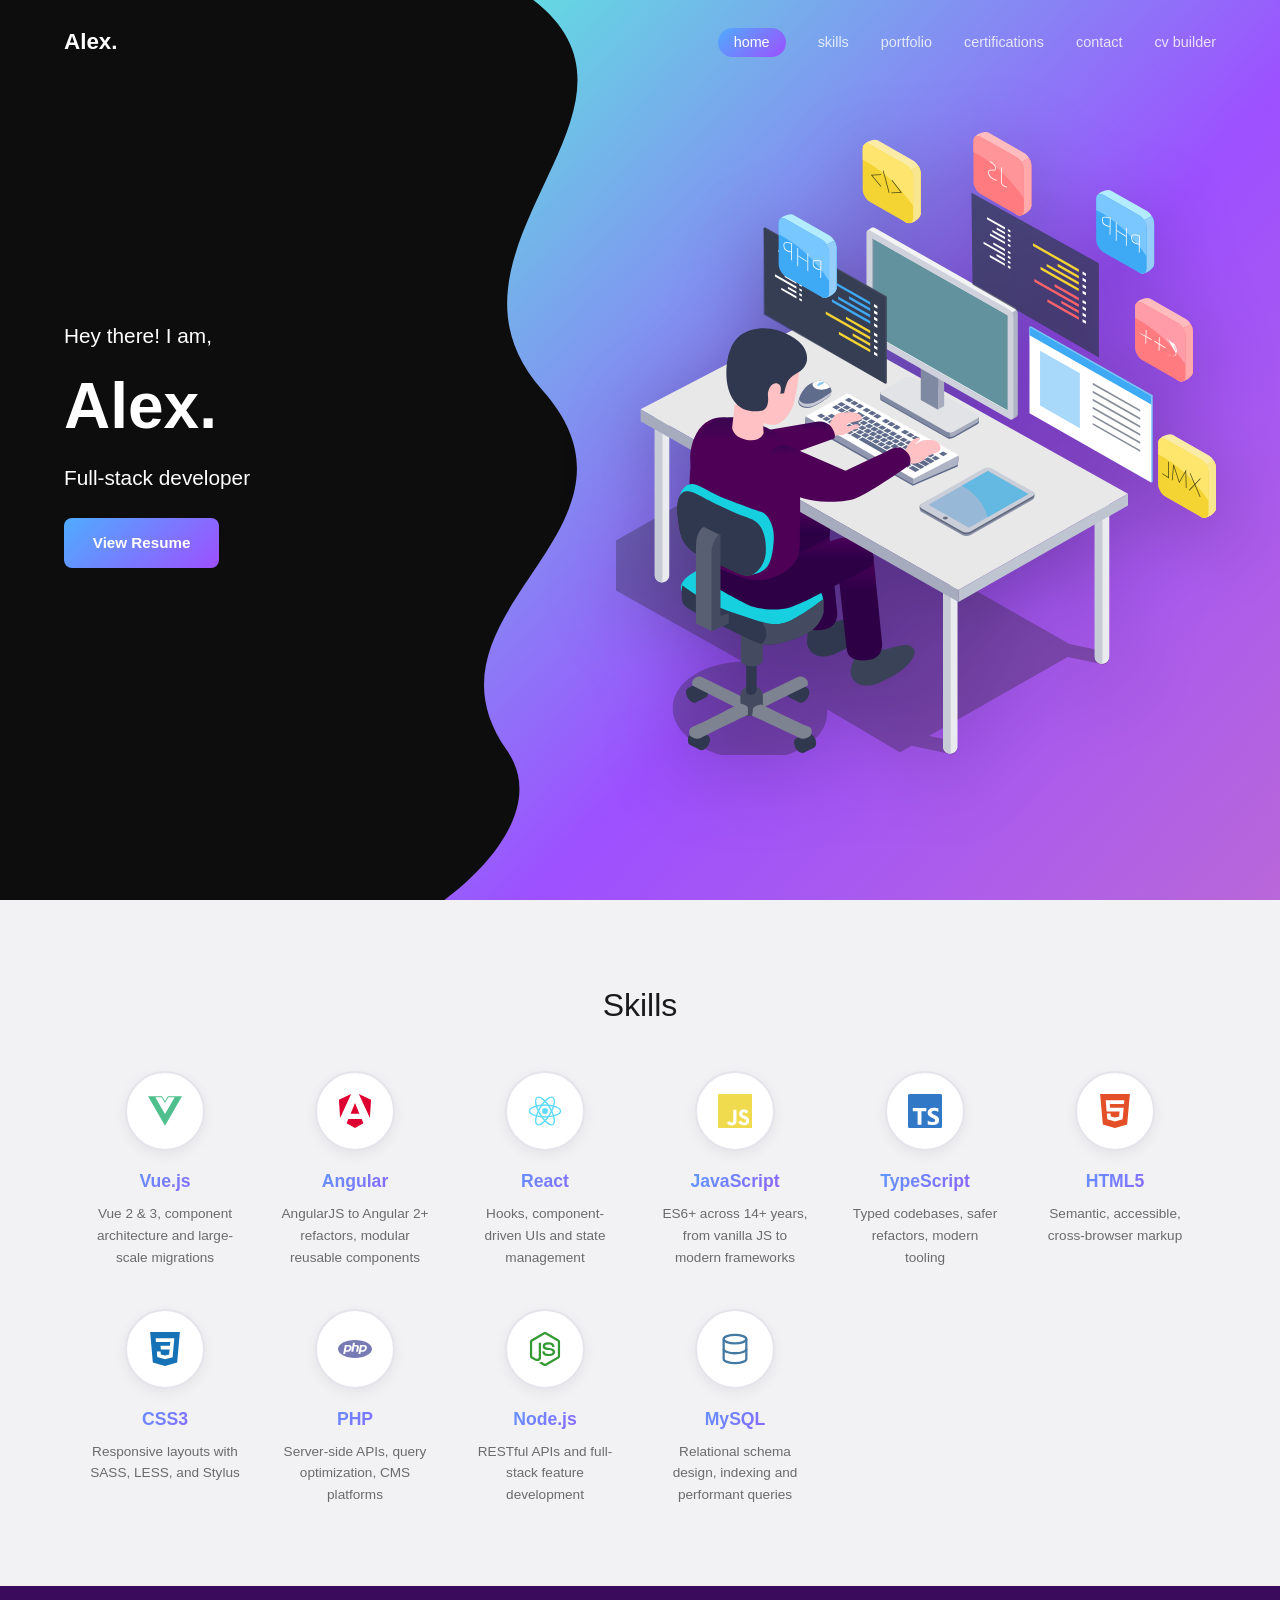
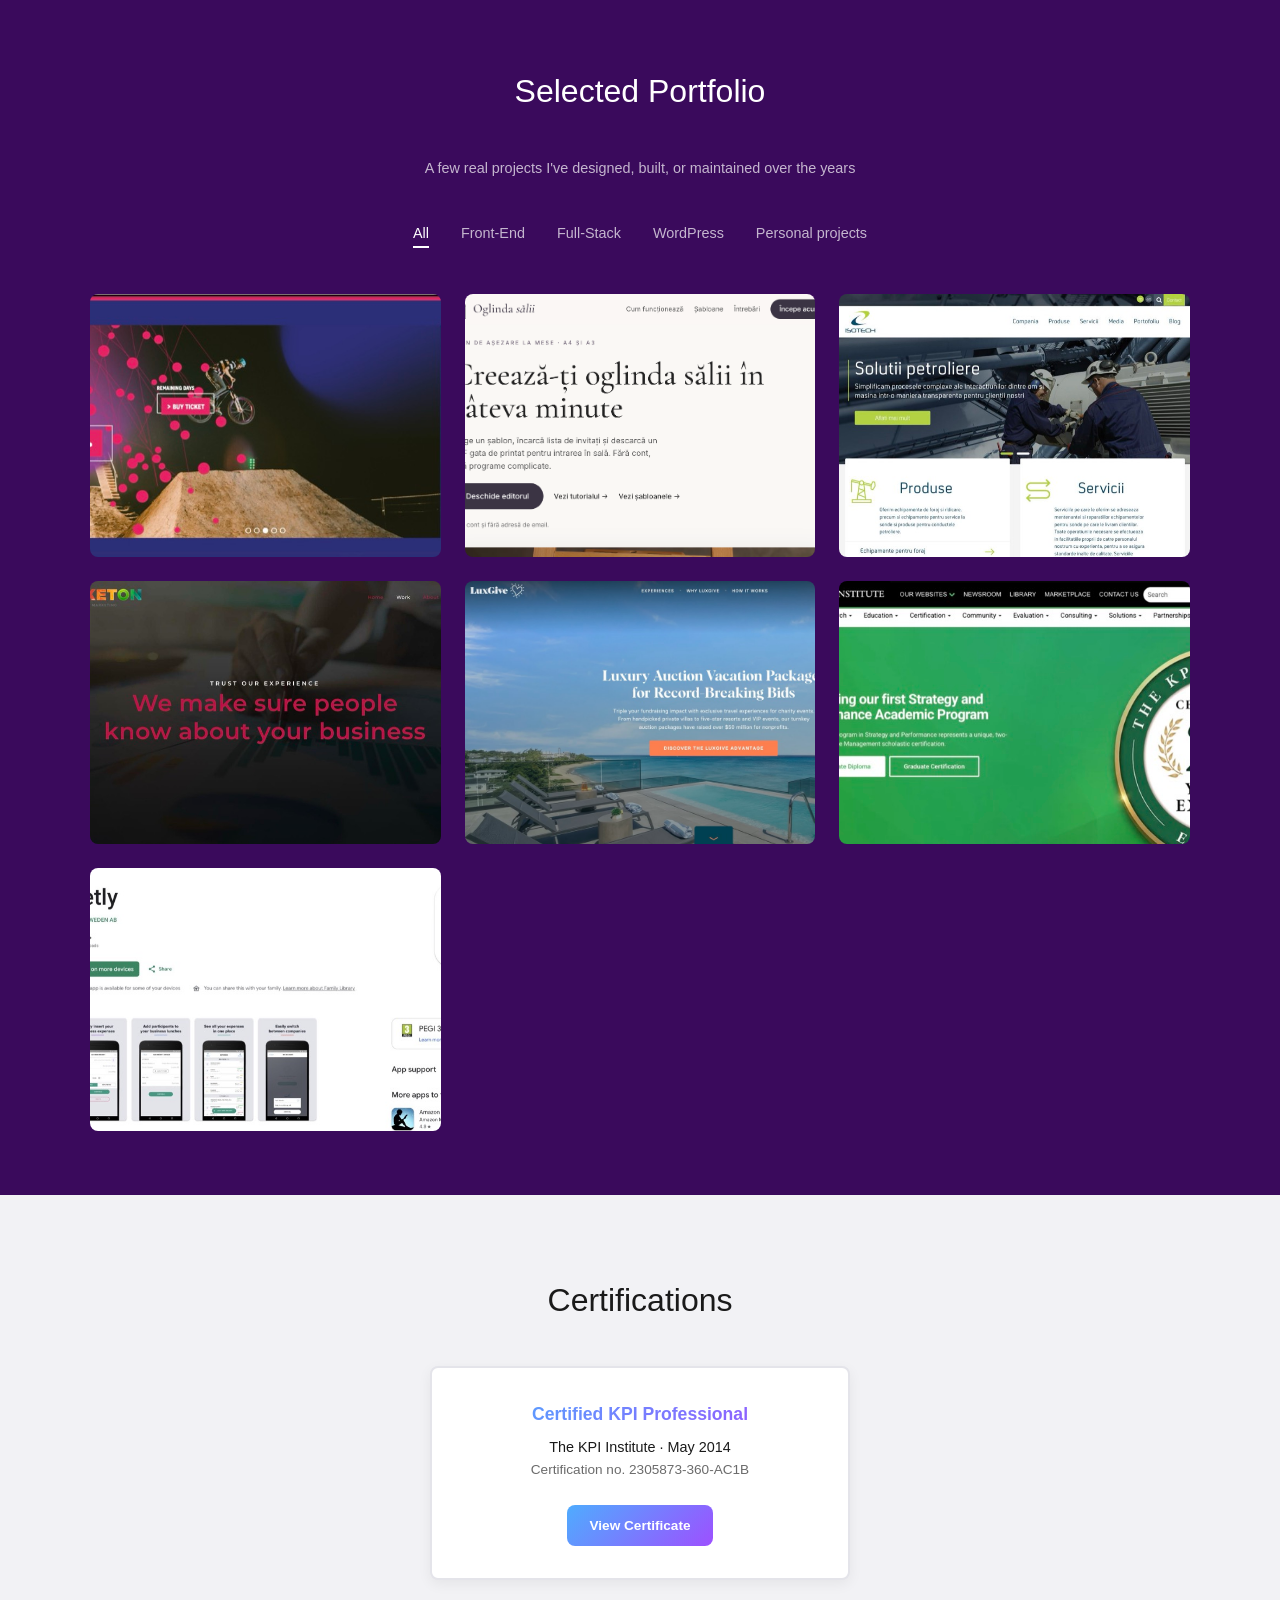
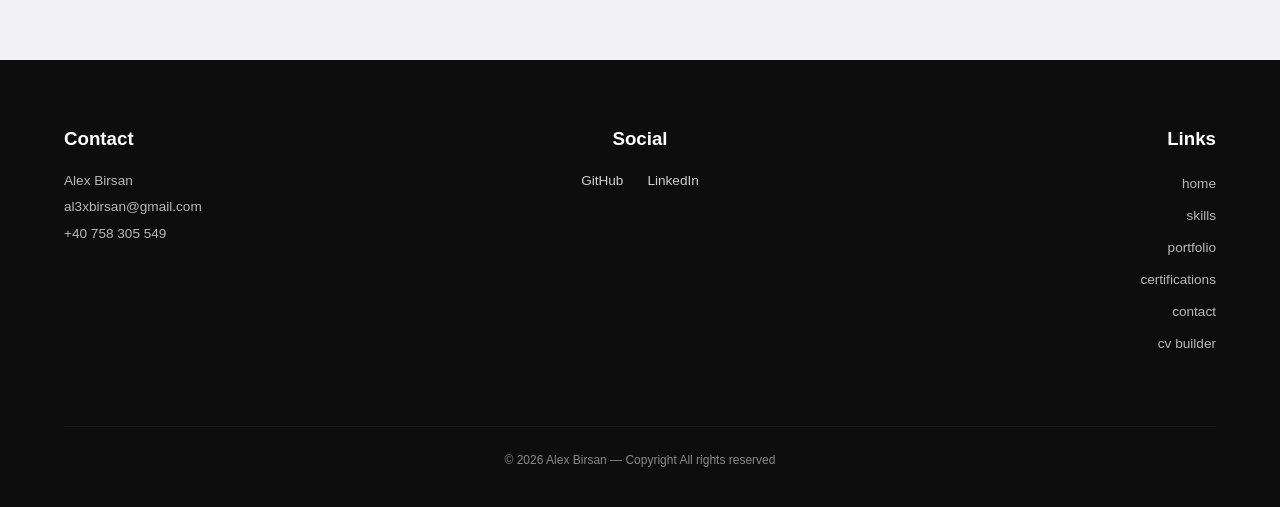
<file: index.html>
<!DOCTYPE html>
<html lang="en">
<head>
  <meta charset="UTF-8">
  <meta name="viewport" content="width=device-width, initial-scale=1.0">
  <title>Alex &mdash; Full-stack Developer</title>
  <link rel="icon" type="image/svg+xml" href="assets/favicon.svg">
  <link rel="stylesheet" href="css/style.css?v=0626e589">
</head>
<body>

  <!-- Header / Hero -->
  <header class="hero" id="home">
    <div class="hero__bg">
      <svg viewBox="0 0 1440 900" preserveAspectRatio="none" xmlns="http://www.w3.org/2000/svg">
        <defs>
          <linearGradient id="heroGradient" x1="0%" y1="0%" x2="100%" y2="100%">
            <stop offset="0%" stop-color="#5ee7df" />
            <stop offset="55%" stop-color="#9d50ff" />
            <stop offset="100%" stop-color="#b967d9" />
          </linearGradient>
        </defs>
        <path fill="url(#heroGradient)"
          d="M600,0 C760,110 470,250 610,390 C750,530 460,610 570,750 C610,800 560,860 500,900
             L1440,900 L1440,0 Z" />
      </svg>
    </div>

    <nav class="navbar">
      <div class="navbar__logo">Alex.</div>
      <button class="navbar__toggle" id="navToggle" aria-label="Toggle menu">
        <span></span><span></span><span></span>
      </button>
      <ul class="navbar__links" id="navLinks">
        <li><a href="#home" class="active">home</a></li>
        <li><a href="#skills">skills</a></li>
        <li><a href="#portfolio">portfolio</a></li>
        <li><a href="#certifications">certifications</a></li>
<!--        <li><a href="#services">service</a></li>-->
        <li><a href="#contact">contact</a></li>
        <li><a href="cv_template/">cv builder</a></li>
      </ul>
    </nav>

    <div class="hero__content">
      <div class="hero__text reveal">
        <p class="hero__greeting">Hey there! I am,</p>
        <h1 class="hero__name">Alex.</h1>
        <p class="hero__role">Full-stack developer</p>
        <a href="assets/CV_Alex-Birsan.pdf" target="_blank" rel="noopener" class="btn btn--primary">View Resume</a>
      </div>

      <div class="hero__image reveal">
        <img src="assets/hero.svg" alt="Illustration of a developer working at a desk with monitors">
      </div>
    </div>
  </header>

  <!-- Skills -->
  <section class="skills" id="skills">
    <h2 class="section-title reveal">Skills</h2>

    <div class="skills__grid">
      <div class="skill-card reveal">
        <div class="skill-card__icon">
          <svg viewBox="0 0 24 24" xmlns="http://www.w3.org/2000/svg" role="img" aria-label="Vue.js">
            <path fill="#4FC08D" d="M24,1.61H14.06L12,5.16,9.94,1.61H0L12,22.39ZM12,14.08,5.16,2.23H9.59L12,6.41l2.41-4.18h4.43Z"/>
          </svg>
        </div>
        <h3 class="skill-card__title">Vue.js</h3>
        <p class="skill-card__text">Vue 2 &amp; 3, component architecture and large-scale migrations</p>
      </div>

      <div class="skill-card reveal">
        <div class="skill-card__icon">
          <svg viewBox="0 0 24 24" xmlns="http://www.w3.org/2000/svg" role="img" aria-label="Angular">
            <path fill="#DD0031" d="M16.712 17.711H7.288l-1.204 2.916L12 24l5.916-3.373-1.204-2.916ZM14.692 0l7.832 16.855.814-12.856L14.692 0ZM9.308 0 .662 3.999l.814 12.856L9.308 0Zm-.405 13.93h6.198L12 6.396 8.903 13.93Z"/>
          </svg>
        </div>
        <h3 class="skill-card__title">Angular</h3>
        <p class="skill-card__text">AngularJS to Angular 2+ refactors, modular reusable components</p>
      </div>

      <div class="skill-card reveal">
        <div class="skill-card__icon">
          <svg viewBox="0 0 24 24" xmlns="http://www.w3.org/2000/svg" role="img" aria-label="React">
            <g fill="none" stroke="#61DAFB" stroke-width="1">
              <ellipse cx="12" cy="12" rx="11" ry="4.2"/>
              <ellipse cx="12" cy="12" rx="11" ry="4.2" transform="rotate(60 12 12)"/>
              <ellipse cx="12" cy="12" rx="11" ry="4.2" transform="rotate(120 12 12)"/>
            </g>
            <circle cx="12" cy="12" r="2.05" fill="#61DAFB"/>
          </svg>
        </div>
        <h3 class="skill-card__title">React</h3>
        <p class="skill-card__text">Hooks, component-driven UIs and state management</p>
      </div>

      <div class="skill-card reveal">
        <div class="skill-card__icon">
          <svg viewBox="0 0 24 24" xmlns="http://www.w3.org/2000/svg" role="img" aria-label="JavaScript">
            <path fill="#F0DB4F" d="M0 0h24v24H0V0zm22.034 18.276c-.175-1.095-.888-2.015-3.003-2.873-.736-.345-1.554-.585-1.797-1.14-.091-.33-.105-.51-.046-.705.15-.646.915-.84 1.515-.66.39.12.75.42.976.9 1.034-.676 1.034-.676 1.755-1.125-.27-.42-.404-.601-.586-.78-.63-.705-1.469-1.065-2.834-1.034l-.705.089c-.676.165-1.32.525-1.71 1.005-1.14 1.291-.811 3.541.569 4.471 1.365 1.02 3.361 1.244 3.616 2.205.24 1.17-.87 1.545-1.966 1.41-.811-.18-1.26-.586-1.755-1.336l-1.83 1.051c.21.48.45.689.81 1.109 1.74 1.756 6.09 1.666 6.871-1.004.029-.09.24-.705.074-1.65l.046.067zm-8.983-7.245h-2.248c0 1.938-.009 3.864-.009 5.805 0 1.232.063 2.363-.138 2.711-.33.689-1.18.601-1.566.48-.396-.196-.597-.466-.83-.855-.063-.105-.11-.196-.127-.196l-1.825 1.125c.305.63.75 1.172 1.324 1.517.855.51 2.004.675 3.207.405.783-.226 1.458-.691 1.811-1.411.51-.93.402-2.07.397-3.346.012-2.054 0-4.109 0-6.179l.004-.056z"/>
          </svg>
        </div>
        <h3 class="skill-card__title">JavaScript</h3>
        <p class="skill-card__text">ES6+ across 14+ years, from vanilla JS to modern frameworks</p>
      </div>

      <div class="skill-card reveal">
        <div class="skill-card__icon">
          <svg viewBox="0 0 24 24" xmlns="http://www.w3.org/2000/svg" role="img" aria-label="TypeScript">
            <path fill="#3178C6" d="M1.125 0C.502 0 0 .502 0 1.125v21.75C0 23.498.502 24 1.125 24h21.75c.623 0 1.125-.502 1.125-1.125V1.125C24 .502 23.498 0 22.875 0zm17.363 9.75c.612 0 1.154.037 1.627.111a6.38 6.38 0 0 1 1.306.34v2.458a3.95 3.95 0 0 0-.643-.361 5.093 5.093 0 0 0-.717-.26 5.453 5.453 0 0 0-1.426-.2c-.3 0-.573.028-.819.086a2.1 2.1 0 0 0-.623.242c-.17.104-.3.229-.393.374a.888.888 0 0 0-.14.49c0 .196.053.373.156.529.104.156.252.304.443.444s.423.276.696.41c.273.135.582.274.926.416.47.197.892.407 1.266.628.374.222.695.473.963.753.268.279.472.598.614.957.142.359.214.776.214 1.253 0 .657-.125 1.21-.373 1.656a3.033 3.033 0 0 1-1.012 1.085 4.38 4.38 0 0 1-1.487.596c-.566.12-1.163.18-1.79.18a9.916 9.916 0 0 1-1.84-.164 5.544 5.544 0 0 1-1.512-.493v-2.63a5.033 5.033 0 0 0 3.237 1.2c.333 0 .624-.03.872-.09.249-.06.456-.144.623-.25.166-.108.29-.234.373-.38a1.023 1.023 0 0 0-.074-1.089 2.12 2.12 0 0 0-.537-.5 5.597 5.597 0 0 0-.807-.444 27.72 27.72 0 0 0-1.007-.436c-.918-.383-1.602-.852-2.053-1.405-.45-.553-.676-1.222-.676-2.005 0-.614.123-1.141.369-1.582.246-.441.58-.804 1.004-1.089a4.494 4.494 0 0 1 1.47-.629 7.536 7.536 0 0 1 1.77-.201zm-15.113.188h9.563v2.166H9.506v9.646H6.789v-9.646H3.375z"/>
          </svg>
        </div>
        <h3 class="skill-card__title">TypeScript</h3>
        <p class="skill-card__text">Typed codebases, safer refactors, modern tooling</p>
      </div>

      <div class="skill-card reveal">
        <div class="skill-card__icon">
          <svg viewBox="0 0 24 24" xmlns="http://www.w3.org/2000/svg" role="img" aria-label="HTML5">
            <path fill="#E34F26" d="M1.5 0h21l-1.91 21.563L11.977 24l-8.564-2.438L1.5 0zm7.031 9.75l-.232-2.718 10.059.003.23-2.622L5.412 4.41l.698 8.01h9.126l-.326 3.426-2.91.804-2.955-.81-.188-2.11H6.248l.33 4.171L12 19.351l5.379-1.443.744-8.157H8.531z"/>
          </svg>
        </div>
        <h3 class="skill-card__title">HTML5</h3>
        <p class="skill-card__text">Semantic, accessible, cross-browser markup</p>
      </div>

      <div class="skill-card reveal">
        <div class="skill-card__icon">
          <svg viewBox="0 0 24 24" xmlns="http://www.w3.org/2000/svg" role="img" aria-label="CSS3">
            <path fill="#1572B6" d="M1.5 0h21l-1.91 21.563L11.977 24l-8.565-2.438L1.5 0zm17.09 4.413L5.41 4.41l.213 2.622 10.125.002-.255 2.716h-6.64l.24 2.573h6.182l-.366 3.523-2.91.804-2.956-.81-.188-2.11h-2.61l.29 3.855L12 19.288l5.373-1.53L18.59 4.414z"/>
          </svg>
        </div>
        <h3 class="skill-card__title">CSS3</h3>
        <p class="skill-card__text">Responsive layouts with SASS, LESS, and Stylus</p>
      </div>

      <div class="skill-card reveal">
        <div class="skill-card__icon">
          <svg viewBox="0 0 24 24" xmlns="http://www.w3.org/2000/svg" role="img" aria-label="PHP">
            <path fill="#777BB4" d="M7.01 10.207h-.944l-.515 2.648h.838c.556 0 .97-.105 1.242-.314.272-.21.455-.559.55-1.049.092-.47.05-.802-.124-.995-.175-.193-.523-.29-1.047-.29zM12 5.688C5.373 5.688 0 8.514 0 12s5.373 6.313 12 6.313S24 15.486 24 12c0-3.486-5.373-6.312-12-6.312zm-3.26 7.451c-.261.25-.575.438-.917.551-.336.108-.765.164-1.285.164H5.357l-.327 1.681H3.652l1.23-6.326h2.65c.797 0 1.378.209 1.744.628.366.418.476 1.002.33 1.752a2.836 2.836 0 0 1-.305.847c-.143.255-.33.49-.561.703zm4.024.715l.543-2.799c.063-.318.039-.536-.068-.651-.107-.116-.336-.174-.687-.174H11.46l-.704 3.625H9.388l1.23-6.327h1.367l-.327 1.682h1.218c.767 0 1.295.134 1.586.401s.378.7.263 1.299l-.572 2.944h-1.389zm7.597-2.265a2.782 2.782 0 0 1-.305.847c-.143.255-.33.49-.561.703a2.44 2.44 0 0 1-.917.551c-.336.108-.765.164-1.286.164h-1.18l-.327 1.682h-1.378l1.23-6.326h2.649c.797 0 1.378.209 1.744.628.366.417.477 1.001.331 1.751zM17.766 10.207h-.943l-.516 2.648h.838c.557 0 .971-.105 1.242-.314.272-.21.455-.559.551-1.049.092-.47.049-.802-.125-.995s-.524-.29-1.047-.29z"/>
          </svg>
        </div>
        <h3 class="skill-card__title">PHP</h3>
        <p class="skill-card__text">Server-side APIs, query optimization, CMS platforms</p>
      </div>

      <div class="skill-card reveal">
        <div class="skill-card__icon">
          <svg viewBox="0 0 24 24" xmlns="http://www.w3.org/2000/svg" role="img" aria-label="Node.js">
            <path fill="#339933" d="M11.998,24c-0.321,0-0.641-0.084-0.922-0.247l-2.936-1.737c-0.438-0.245-0.224-0.332-0.08-0.383 c0.585-0.203,0.703-0.25,1.328-0.604c0.065-0.037,0.151-0.023,0.218,0.017l2.256,1.339c0.082,0.045,0.197,0.045,0.272,0l8.795-5.076 c0.082-0.047,0.134-0.141,0.134-0.238V6.921c0-0.099-0.053-0.192-0.137-0.242l-8.791-5.072c-0.081-0.047-0.189-0.047-0.271,0 L3.075,6.68C2.99,6.729,2.936,6.825,2.936,6.921v10.15c0,0.097,0.054,0.189,0.139,0.235l2.409,1.392 c1.307,0.654,2.108-0.116,2.108-0.89V7.787c0-0.142,0.114-0.253,0.256-0.253h1.115c0.139,0,0.255,0.112,0.255,0.253v10.021 c0,1.745-0.95,2.745-2.604,2.745c-0.508,0-0.909,0-2.026-0.551L2.28,18.675c-0.57-0.329-0.922-0.945-0.922-1.604V6.921 c0-0.659,0.353-1.275,0.922-1.603l8.795-5.082c0.557-0.315,1.296-0.315,1.848,0l8.794,5.082c0.57,0.329,0.924,0.944,0.924,1.603 v10.15c0,0.659-0.354,1.273-0.924,1.604l-8.794,5.078C12.643,23.916,12.324,24,11.998,24z M19.099,13.993 c0-1.9-1.284-2.406-3.987-2.763c-2.731-0.361-3.009-0.548-3.009-1.187c0-0.528,0.235-1.233,2.258-1.233 c1.807,0,2.473,0.389,2.747,1.607c0.024,0.115,0.129,0.199,0.247,0.199h1.141c0.071,0,0.138-0.031,0.186-0.081 c0.048-0.054,0.074-0.123,0.067-0.196c-0.177-2.098-1.571-3.076-4.388-3.076c-2.508,0-4.004,1.058-4.004,2.833 c0,1.925,1.488,2.457,3.895,2.695c2.88,0.282,3.103,0.703,3.103,1.269c0,0.983-0.789,1.402-2.642,1.402 c-2.327,0-2.839-0.584-3.011-1.742c-0.02-0.124-0.126-0.215-0.253-0.215h-1.137c-0.141,0-0.254,0.112-0.254,0.253 c0,1.482,0.806,3.248,4.655,3.248C17.501,17.007,19.099,15.91,19.099,13.993z"/>
          </svg>
        </div>
        <h3 class="skill-card__title">Node.js</h3>
        <p class="skill-card__text">RESTful APIs and full-stack feature development</p>
      </div>

      <div class="skill-card reveal">
        <div class="skill-card__icon">
          <svg viewBox="0 0 24 24" xmlns="http://www.w3.org/2000/svg" role="img" aria-label="MySQL">
            <g fill="none" stroke="#4479A1" stroke-width="1.6">
              <ellipse cx="12" cy="5" rx="8" ry="3"/>
              <path d="M4 5v14c0 1.66 3.58 3 8 3s8-1.34 8-3V5"/>
              <path d="M4 12c0 1.66 3.58 3 8 3s8-1.34 8-3"/>
            </g>
          </svg>
        </div>
        <h3 class="skill-card__title">MySQL</h3>
        <p class="skill-card__text">Relational schema design, indexing and performant queries</p>
      </div>
    </div>
  </section>

  <!-- Selected Portfolio -->
  <section class="portfolio" id="portfolio">
    <div class="portfolio__header reveal">
      <h2 class="section-title section-title--light">Selected Portfolio</h2>
      <p class="portfolio__subtitle">A few real projects I've designed, built, or maintained over the years</p>
    </div>

    <div class="portfolio__filters reveal">
      <ul class="filters__list">
        <li><a href="#" class="filter-link active" data-filter="all">All</a></li>
        <li><a href="#" class="filter-link" data-filter="frontend">Front-End</a></li>
        <li><a href="#" class="filter-link" data-filter="fullstack">Full-Stack</a></li>
        <li><a href="#" class="filter-link" data-filter="wordpress">WordPress</a></li>
        <li><a href="#" class="filter-link" data-filter="personal">Personal projects</a></li>
      </ul>
    </div>

    <div class="portfolio__grid">
      <a class="portfolio-item reveal" data-category="wordpress" href="https://web.archive.org/web/20160121215808/http://www.airfield.ro/" target="_blank" rel="noopener">
        <img src="assets/portfolio/airfield.jpg" alt="Oglinda Salii">
        <div class="portfolio-item__overlay">
          <h3 class="portfolio-item__title">Airfield Festival</h3>
          <p class="portfolio-item__role">WordPress site &amp; custom theme &mdash; archived</p>
        </div>
      </a>
      <a class="portfolio-item reveal" data-category="personal fullstack" href="https://oglindasalii.ro" target="_blank" rel="noopener">
        <img src="assets/portfolio/oglinda.png" alt="Oglinda salii website">
        <div class="portfolio-item__overlay">
          <h3 class="portfolio-item__title">Oglinda salii</h3>
          <p class="portfolio-item__role">Personal project - quick editor seating table chart</p>
        </div>
      </a>

      <a class="portfolio-item reveal" data-category="frontend wordpress" href="https://isotech.ro/" target="_blank" rel="noopener">
        <img src="assets/portfolio/isotech.jpg" alt="Isotech website">
        <div class="portfolio-item__overlay">
          <h3 class="portfolio-item__title">Isotech</h3>
          <p class="portfolio-item__role">Front-end development</p>
        </div>
      </a>

      <a class="portfolio-item reveal" data-category="frontend" href="https://marketondigital.ro/" target="_blank" rel="noopener">
        <img src="assets/portfolio/marketon.jpg" alt="Marketon Digital website">
        <div class="portfolio-item__overlay">
          <h3 class="portfolio-item__title">Marketon Digital</h3>
          <p class="portfolio-item__role">Front-end development</p>
        </div>
      </a>

      <a class="portfolio-item reveal" data-category="frontend" href="https://luxgive.com/" target="_blank" rel="noopener">
        <img src="assets/portfolio/luxgive.jpg" alt="LuxGive website">
        <div class="portfolio-item__overlay">
          <h3 class="portfolio-item__title">LuxGive</h3>
          <p class="portfolio-item__role">Front-end development</p>
        </div>
      </a>

      <a class="portfolio-item reveal" data-category="fullstack" href="https://kpiinstitute.org/" target="_blank" rel="noopener">
        <img src="assets/portfolio/kpiinstitute.jpg" alt="The KPI Institute website">
        <div class="portfolio-item__overlay">
          <h3 class="portfolio-item__title">The KPI Institute</h3>
          <p class="portfolio-item__role">Full-stack development &amp; maintenance</p>
        </div>
      </a>

      <a class="portfolio-item reveal" data-category="fullstack" href="https://play.google.com/store/apps/details?id=com.tapptitude.setly.prod&hl=en" target="_blank" rel="noopener">
        <img src="assets/portfolio/setly-app.jpg" alt="Setly Android app on Google Play">
        <div class="portfolio-item__overlay">
          <h3 class="portfolio-item__title">Setly (Android App)</h3>
          <p class="portfolio-item__role">Full-stack maintenance &amp; feature development</p>
        </div>
      </a>
    </div>
  </section>

  <!-- Certifications -->
  <section class="certifications" id="certifications">
    <h2 class="section-title reveal">Certifications</h2>

    <div class="cert-card reveal">
      <h3 class="cert-card__title">Certified KPI Professional</h3>
      <p class="cert-card__issuer">The KPI Institute &middot; May 2014</p>
      <p class="cert-card__text">Certification no. 2305873-360-AC1B</p>
      <a href="assets/kpi_certificate.pdf" target="_blank" rel="noopener" class="btn btn--primary btn--small">View Certificate</a>
    </div>
  </section>

  <!-- Footer -->
  <footer class="footer" id="contact">
    <div class="footer__col">
      <h3 class="footer__title">Contact</h3>
      <p>Alex Birsan</p>
      <p><a id="emailLink" class="footer__email" href="#">al3xbirsan [at] gmail [dot] com</a></p>
      <p>+40 758 305 549</p>
    </div>

    <div class="footer__col footer__col--center">
      <h3 class="footer__title">Social</h3>
      <div class="footer__social">
        <a href="https://github.com/alexbirsan">GitHub</a>
        <a href="https://linkedin.com/in/alex-birsan-503956292">LinkedIn</a>
      </div>
    </div>

    <div class="footer__col footer__col--right">
      <h3 class="footer__title">Links</h3>
      <ul class="footer__links">
        <li><a href="#home">home</a></li>
        <li><a href="#skills">skills</a></li>
        <li><a href="#portfolio">portfolio</a></li>
        <li><a href="#certifications">certifications</a></li>
        <li><a href="#contact">contact</a></li>
        <li><a href="cv_template/">cv builder</a></li>
      </ul>
    </div>

    <p class="footer__copy">&copy; 2026 Alex Birsan &mdash; Copyright All rights reserved</p>
  </footer>

  <script src="js/script.js?v=288631a1"></script>
</body>
</html>
</file>
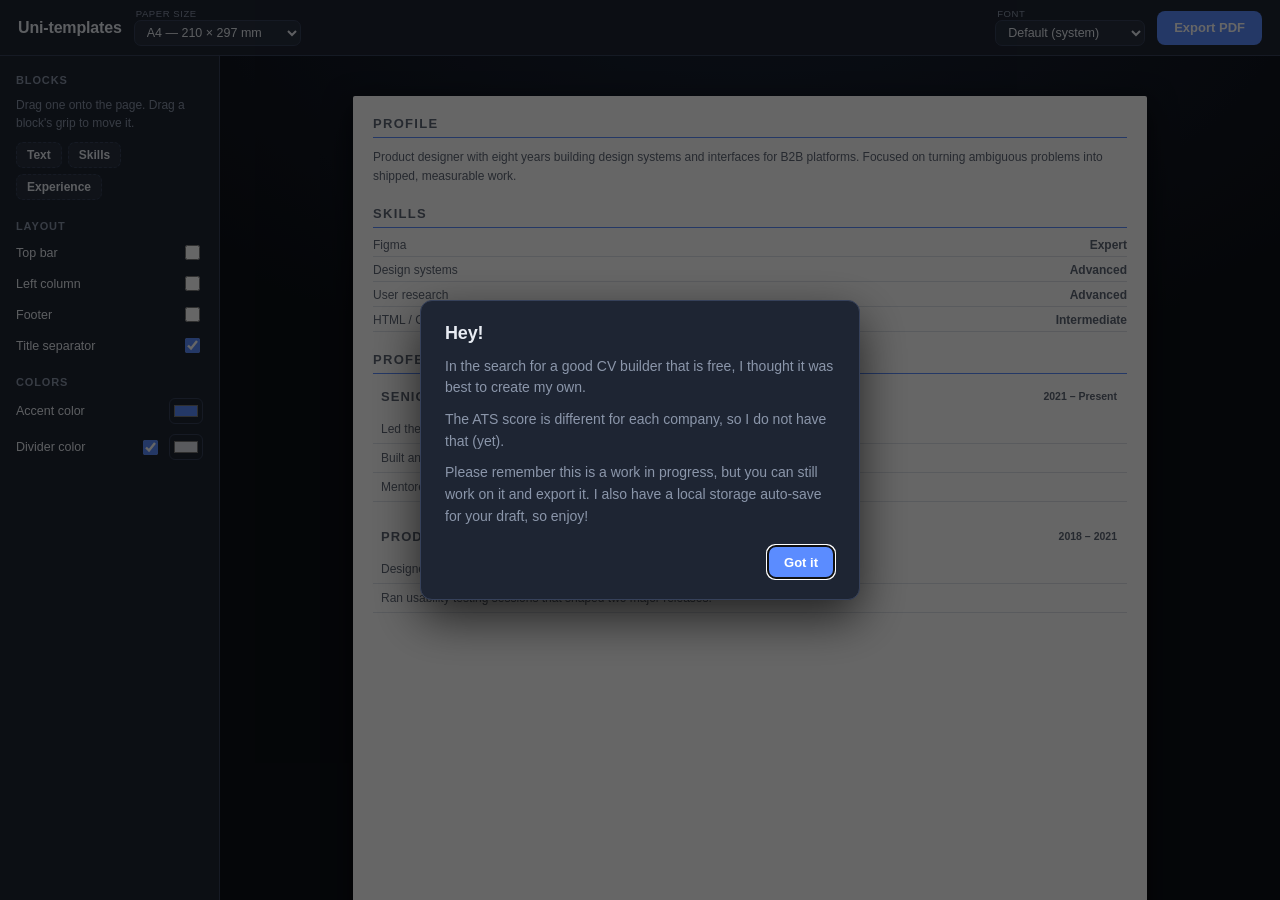
<file: cv_template/index.html>
<!doctype html>
<html lang="en">
  <head>
    <meta charset="utf-8" />
    <meta name="viewport" content="width=device-width, initial-scale=1" />
    <title>CV Builder</title>
    <script type="module" crossorigin src="./assets/index-CEYy24oF.js"></script>
    <link rel="stylesheet" crossorigin href="./assets/index-37J49NOY.css">
  </head>
  <body>
    <div id="app"></div>
  </body>
</html>
</file>
<file: css/style.css>
/* ---------- Variables ---------- */
:root {
  --color-dark: #0d0d0d;
  --color-light-bg: #f2f2f5;
  --color-purple: #3a0a5c;
  --color-purple-dark: #2a0744;
  --color-text: #1a1a1a;
  --color-text-light: #6b6b6b;
  --gradient-primary: linear-gradient(135deg, #4facfe 0%, #9d50ff 100%);
  --radius: 8px;
  --transition: 0.3s ease;
}

/* ---------- Reset ---------- */
* {
  margin: 0;
  padding: 0;
  box-sizing: border-box;
}

body {
  font-family: 'Segoe UI', Helvetica, Arial, sans-serif;
  color: var(--color-text);
  line-height: 1.6;
  overflow-x: hidden;
}

img {
  max-width: 100%;
  display: block;
}

a {
  text-decoration: none;
  color: inherit;
}

ul {
  list-style: none;
}

/* ---------- Reveal on scroll ---------- */
.reveal {
  opacity: 0;
  transform: translateY(30px);
  transition: opacity 0.6s ease, transform 0.6s ease;

  &.is-visible {
    opacity: 1;
    transform: translateY(0);
  }
}

/* ---------- Buttons ---------- */
.btn {
  display: inline-block;
  padding: 0.8rem 1.8rem;
  border-radius: var(--radius);
  font-weight: 600;
  font-size: 0.95rem;
  transition: transform var(--transition), box-shadow var(--transition);
  cursor: pointer;
  border: none;

  &.btn--primary {
    background: var(--gradient-primary);
    color: #fff;

    &:hover {
      transform: translateY(-3px);
      box-shadow: 0 10px 20px rgba(157, 80, 255, 0.35);
    }
  }

  &.btn--small {
    padding: 0.6rem 1.4rem;
    font-size: 0.85rem;
  }
}

/* ---------- Section title ---------- */
.section-title {
  text-align: center;
  font-size: 2rem;
  font-weight: 400;
  margin-bottom: 2.5rem;

  &.section-title--light {
    color: #fff;
  }
}

/* ---------- Placeholder blocks ---------- */
.placeholder {
  background: repeating-linear-gradient(
    45deg,
    #dcdce2,
    #dcdce2 10px,
    #e8e8ee 10px,
    #e8e8ee 20px
  );
  border: 1px solid #cfcfd8;
  color: #8a8a95;
}

/* ---------- Navbar ---------- */
.navbar {
  display: flex;
  align-items: center;
  justify-content: space-between;
  padding: 1.5rem 5%;
  position: fixed;
  top: 0;
  left: 0;
  right: 0;
  z-index: 10;
  transition: background var(--transition), padding var(--transition), backdrop-filter var(--transition);

  &.is-scrolled {
    padding-block: 0.9rem;
    background: rgba(13, 13, 13, 0.75);
    backdrop-filter: blur(10px);
    -webkit-backdrop-filter: blur(10px);
  }

  .navbar__logo {
    color: #fff;
    font-size: 1.4rem;
    font-weight: 700;
  }

  .navbar__toggle {
    display: none;
    flex-direction: column;
    gap: 5px;
    background: none;
    border: none;
    cursor: pointer;
    z-index: 20;

    span {
      width: 26px;
      height: 2px;
      background: #fff;
      border-radius: 2px;
    }
  }

  .navbar__links {
    display: flex;
    gap: 2rem;

    li a {
      color: #fff;
      font-size: 0.9rem;
      opacity: 0.8;
      transition: opacity var(--transition);

      &:hover {
        opacity: 1;
      }

      &.active {
        background: var(--gradient-primary);
        padding: 0.4rem 1rem;
        border-radius: 20px;
        opacity: 1;
      }
    }
  }
}

/* ---------- Hero ---------- */
.hero {
  position: relative;
  background: var(--color-dark);
  overflow: hidden;
  min-height: 100vh;
  padding-top: 5.25rem;

  .hero__bg {
    position: absolute;
    inset: 0;
    z-index: 0;

    svg {
      width: 100%;
      height: 100%;
      display: block;
    }
  }

  .hero__content {
    position: relative;
    z-index: 1;
    display: flex;
    align-items: center;
    justify-content: space-between;
    flex-wrap: wrap;
    padding: 3rem 5% 5rem;
    gap: 2rem;
  }

  .hero__text {
    max-width: 480px;
    color: #fff;
  }

  .hero__greeting {
    font-size: 1.3rem;
    font-weight: 300;
  }

  .hero__name {
    font-size: 4rem;
    font-weight: 700;
    margin: 0.2rem 0;
  }

  .hero__role {
    font-size: 1.3rem;
    font-weight: 300;
    margin-bottom: 1.5rem;
  }

  .hero__image {
    flex: 1;
    min-width: 300px;
    max-width: 600px;

    img {
      width: 100%;
      filter: drop-shadow(0 20px 40px rgba(0, 0, 0, 0.3));
      animation: float 6s ease-in-out infinite;
    }
  }
}

@keyframes float {
  0%, 100% { transform: translateY(0); }
  50% { transform: translateY(-18px); }
}

/* ---------- Skills ---------- */
.skills {
  background: var(--color-light-bg);
  padding: 5rem 5%;

  .skills__grid {
    display: grid;
    grid-template-columns: repeat(auto-fit, minmax(140px, 1fr));
    gap: 2.5rem;
    max-width: 1100px;
    margin: 0 auto;
  }
}

.skill-card {
  text-align: center;

  .skill-card__icon {
    width: 80px;
    height: 80px;
    margin: 0 auto 1rem;
    border-radius: 50%;
    display: flex;
    align-items: center;
    justify-content: center;
    background: #fff;
    border: 2px solid #e4e4ea;
    box-shadow: 0 4px 14px rgba(0, 0, 0, 0.06);
    transition: transform var(--transition);

    svg {
      width: 34px;
      height: 34px;
    }
  }

  &:hover .skill-card__icon {
    transform: scale(1.08);
  }

  .skill-card__title {
    font-size: 1.1rem;
    font-weight: 600;
    margin-bottom: 0.5rem;
    background: var(--gradient-primary);
    -webkit-background-clip: text;
    background-clip: text;
    color: transparent;
  }

  .skill-card__text {
    font-size: 0.85rem;
    color: var(--color-text-light);
  }
}

/* ---------- Portfolio ---------- */
.portfolio {
  background: var(--color-purple);
  padding: 5rem 5% 4rem;

  .portfolio__header {
    text-align: center;
    margin-bottom: 2.5rem;
  }

  .portfolio__subtitle {
    color: rgba(255, 255, 255, 0.7);
    font-size: 0.9rem;
  }

  .portfolio__filters {
    display: flex;
    align-items: center;
    justify-content: center;
    flex-wrap: wrap;
    gap: 1.5rem;
    max-width: 1100px;
    margin: 0 auto 3rem;
  }

  .portfolio__grid {
    display: grid;
    grid-template-columns: repeat(3, 1fr);
    gap: 1.5rem;
    max-width: 1100px;
    margin: 0 auto;
  }
}

.filters__list {
  display: flex;
  gap: 2rem;
  flex-wrap: wrap;
}

.filter-link {
  color: rgba(255, 255, 255, 0.7);
  font-size: 0.9rem;
  padding-bottom: 0.3rem;
  border-bottom: 2px solid transparent;
  transition: color var(--transition), border-color var(--transition);

  &:hover {
    color: #fff;
  }

  &.active {
    color: #fff;
    border-color: #fff;
  }
}

.portfolio-item {
  position: relative;
  display: block;
  aspect-ratio: 4 / 3;
  border-radius: var(--radius);
  overflow: hidden;
  background: var(--color-purple-dark);
  transition: transform var(--transition);

  &:hover {
    transform: translateY(-6px);

    img {
      transform: scale(1.06);
    }

    .portfolio-item__overlay {
      opacity: 1;
    }
  }

  img {
    width: 100%;
    height: 100%;
    object-fit: cover;
    display: block;
    transition: transform 0.4s ease;
  }

  .portfolio-item__overlay {
    position: absolute;
    inset: 0;
    display: flex;
    flex-direction: column;
    justify-content: flex-end;
    padding: 1.2rem;
    background: linear-gradient(180deg, rgba(0, 0, 0, 0) 40%, rgba(0, 0, 0, 0.85) 100%);
    opacity: 0;
    transition: opacity var(--transition);
  }

  .portfolio-item__title {
    color: #fff;
    font-size: 1.05rem;
    font-weight: 600;
    margin-bottom: 0.25rem;
  }

  .portfolio-item__role {
    color: rgba(255, 255, 255, 0.8);
    font-size: 0.8rem;
  }
}

/* ---------- Certifications ---------- */
.certifications {
  background: var(--color-light-bg);
  padding: 5rem 5%;
}

.cert-card {
  max-width: 420px;
  margin: 0 auto;
  padding: 2rem;
  text-align: center;
  background: #fff;
  border: 2px solid #e4e4ea;
  border-radius: var(--radius);
  box-shadow: 0 4px 14px rgba(0, 0, 0, 0.06);

  .cert-card__title {
    font-size: 1.1rem;
    font-weight: 600;
    margin-bottom: 0.5rem;
    background: var(--gradient-primary);
    -webkit-background-clip: text;
    background-clip: text;
    color: transparent;
  }

  .cert-card__issuer {
    font-size: 0.9rem;
  }

  .cert-card__text {
    font-size: 0.85rem;
    color: var(--color-text-light);
    margin-bottom: 1.5rem;
  }
}

/* ---------- Services ---------- */
.services {
  background: var(--color-light-bg);
  padding: 5rem 5%;
  text-align: center;

  .services__image {
    width: 100%;
    max-width: 400px;
    aspect-ratio: 16 / 10;
    margin: 0 auto 2.5rem;
    border-radius: var(--radius);
  }

  .services__text {
    max-width: 700px;
    margin: 0 auto 2.5rem;
    color: var(--color-text-light);
    font-size: 0.9rem;
  }
}

/* ---------- Footer ---------- */
.footer {
  background: var(--color-dark);
  color: #fff;
  padding: 4rem 5% 2rem;
  display: grid;
  grid-template-columns: repeat(3, 1fr);
  gap: 2rem;
  text-align: left;

  .footer__col {
    &.footer__col--center {
      text-align: center;
    }

    &.footer__col--right {
      text-align: right;
    }
  }

  .footer__title {
    font-weight: 600;
    margin-bottom: 1rem;
  }

  p {
    font-size: 0.85rem;
    opacity: 0.7;
    margin-bottom: 0.3rem;
  }

  .footer__social {
    display: flex;
    gap: 1.5rem;
    justify-content: center;

    a {
      font-size: 0.85rem;
      opacity: 0.8;
      transition: opacity var(--transition);

      &:hover {
        opacity: 1;
      }
    }
  }

  .footer__links {
    li {
      margin-bottom: 0.4rem;

      a {
        font-size: 0.85rem;
        opacity: 0.7;
        transition: opacity var(--transition);

        &:hover {
          opacity: 1;
        }
      }
    }
  }

  .footer__copy {
    grid-column: 1 / -1;
    text-align: center;
    font-size: 0.75rem;
    opacity: 0.5;
    margin-top: 2rem;
    padding-top: 1.5rem;
    border-top: 1px solid rgba(255, 255, 255, 0.1);
  }
}

/* ---------- Responsive ---------- */
@media (max-width: 768px) {
  .navbar {
    .navbar__toggle {
      display: flex;
    }

    .navbar__links {
      position: absolute;
      top: 100%;
      right: 5%;
      background: var(--color-dark);
      flex-direction: column;
      padding: 1.5rem;
      border-radius: var(--radius);
      gap: 1rem;
      display: none;

      &.is-open {
        display: flex;
      }
    }
  }

  .hero {
    .hero__content {
      padding-top: 1rem;
    }

    .hero__name {
      font-size: 3rem;
    }
  }

  .portfolio {
    .portfolio__grid {
      grid-template-columns: repeat(2, 1fr);
    }
  }

  .footer {
    grid-template-columns: 1fr;
    text-align: center;

    .footer__col {
      &.footer__col--center,
      &.footer__col--right {
        text-align: center;
      }
    }

    .footer__social {
      justify-content: center;
    }
  }
}

@media (max-width: 480px) {
  .hero {
    .hero__name {
      font-size: 2.4rem;
    }
  }
}
</file>
<file: cv_template/assets/index-37J49NOY.css>
@font-face{font-family:Dosis;src:url(./Dosis-ExtraLight-DlEEAZiP.ttf) format("truetype");font-weight:200;font-style:normal;font-display:swap}@font-face{font-family:Dosis;src:url(./Dosis-Light-BOXy2266.ttf) format("truetype");font-weight:300;font-style:normal;font-display:swap}@font-face{font-family:Dosis;src:url(./Dosis-Regular-C5kjTgQt.ttf) format("truetype");font-weight:400;font-style:normal;font-display:swap}@font-face{font-family:Dosis;src:url(./Dosis-Medium-CBD_5TGy.ttf) format("truetype");font-weight:500;font-style:normal;font-display:swap}@font-face{font-family:Dosis;src:url(./Dosis-SemiBold-DWbbS9KU.ttf) format("truetype");font-weight:600;font-style:normal;font-display:swap}@font-face{font-family:Dosis;src:url(./Dosis-Bold-pEvvqsVB.ttf) format("truetype");font-weight:700;font-style:normal;font-display:swap}@font-face{font-family:Dosis;src:url(./Dosis-ExtraBold-Dp2xses7.ttf) format("truetype");font-weight:800;font-style:normal;font-display:swap}@font-face{font-family:Proxima Nova;src:url(./proximanova-light-webfont-DDnHX13L.woff2) format("woff2"),url(./proximanova-light-webfont-dAxYaZXE.woff) format("woff"),url(./proximanova-light-webfont-Cg-FxeoQ.ttf) format("truetype");font-weight:300;font-style:normal;font-display:swap}@font-face{font-family:Proxima Nova;src:url(./proximanova-regular-webfont-l9pLPmEu.woff2) format("woff2"),url(./proximanova-regular-webfont-BQWow63f.woff) format("woff"),url(./proximanova-regular-webfont-CjWmAQyy.ttf) format("truetype");font-weight:400;font-style:normal;font-display:swap}@font-face{font-family:Proxima Nova;src:url(./proximanova-semibold-webfont-B00JHPtn.woff2) format("woff2"),url(./proximanova-semibold-webfont-B6cVBltY.woff) format("woff"),url(./proximanova-semibold-webfont-irvKiqTk.ttf) format("truetype");font-weight:600;font-style:normal;font-display:swap}@font-face{font-family:Proxima Nova;src:url(./proximanova-bold-webfont-CB5uXIz_.woff2) format("woff2"),url(./proximanova-bold-webfont-DnFBDe5u.woff) format("woff"),url(./proximanova-bold-webfont-B-v-_eQr.ttf) format("truetype");font-weight:700;font-style:normal;font-display:swap}@font-face{font-family:Wedding;src:url(./Wedding-B09ZIfdZ.otf) format("opentype");font-weight:400;font-style:normal;font-display:swap}:root{--ink: #11151e;--chrome: #1e2533;--chrome-2: #27303f;--hair: #36415a;--txt: #e8ecf3;--muted: #8b96aa;--ui: #5b8cff;--paper: #ffffff;--ground: #0c0f16;--page-w: 794px;--page-h: 1123px;--page-margin: 20px;--font: -apple-system, BlinkMacSystemFont, "Segoe UI", Roboto, Helvetica, Arial, sans-serif}*{box-sizing:border-box}html,body{height:100%}body{margin:0;font-family:var(--font);background:var(--ink);color:var(--txt);-webkit-font-smoothing:antialiased;overflow:hidden}#app{height:100vh}button{font-family:inherit;cursor:pointer}.app{display:flex;flex-direction:column;height:100vh}.toolbar{display:flex;align-items:center;justify-content:space-between;gap:12px;height:56px;flex:0 0 56px;padding:0 18px;background:var(--chrome);border-bottom:1px solid var(--hair)}.toolbar .toolbar-group{display:flex;align-items:center;gap:12px}.toolbar .title{font-weight:600;letter-spacing:-.01em}.btn{height:34px;padding:0 16px;border-radius:8px;border:1px solid transparent;background:var(--ui);color:#fff;font-size:13px;font-weight:600}.btn:hover{background:#4f7df0}.btn:disabled{opacity:.45;cursor:default}.btn.ghost{background:var(--chrome-2);border-color:var(--hair);color:var(--txt)}.btn.ghost:hover{border-color:var(--ui)}.pick{display:flex;flex-direction:column;gap:2px;line-height:1}.pick .pick-scope{font-size:9.5px;color:var(--muted);text-transform:uppercase;letter-spacing:.06em;padding-left:2px}.pick select{height:26px;min-width:150px;background:var(--chrome-2);color:var(--txt);border:1px solid var(--hair);border-radius:7px;padding:0 8px;font-size:12.5px;font-family:inherit;outline:none;cursor:pointer}.pick select:hover{border-color:var(--ui)}.pick select:focus{border-color:var(--ui);box-shadow:0 0 0 3px #5b8cff22}.workspace{flex:1;min-height:0;display:flex}.style-panel{flex:0 0 220px;overflow-y:auto;padding:18px 16px;background:var(--chrome);border-right:1px solid var(--hair);display:flex;flex-direction:column;gap:20px}.tpl-panel-top{display:flex;flex-direction:column;gap:20px}.tpl-panel-top:empty{display:none}.style-empty{margin:0;font-size:12px;line-height:1.5;color:var(--muted)}.style-group{display:flex;flex-direction:column;gap:10px}.style-group h3{margin:0;font-size:11px;font-weight:700;text-transform:uppercase;letter-spacing:.08em;color:var(--muted)}.style-field{display:flex;align-items:center;justify-content:space-between;gap:10px;font-size:12.5px}.style-field input[type=checkbox]{width:15px;height:15px;accent-color:var(--ui);cursor:pointer}.style-field input[type=color]{width:34px;height:26px;padding:2px;border:1px solid var(--hair);border-radius:6px;background:none;cursor:pointer}.style-field input[type=number]{width:56px;height:26px;padding:0 6px;border:1px solid var(--hair);border-radius:6px;background:var(--chrome-2);color:var(--txt);font-size:12.5px;font-family:inherit}.style-field.is-disabled{opacity:.4}.field-pair{display:flex;align-items:center;gap:8px}.block-palette{display:flex;flex-wrap:wrap;gap:6px}.block-chip{padding:5px 10px;border:1px dashed var(--hair);border-radius:7px;background:var(--chrome-2);color:var(--txt);font-size:12px;font-weight:600;cursor:grab}.block-chip:hover{border-color:var(--ui);color:var(--ui)}.block-chip:active{cursor:grabbing}.block-pop{position:fixed;z-index:30;display:flex;flex-direction:column;gap:7px;min-width:150px;padding:9px 10px;border:1px solid var(--hair);border-radius:9px;background:var(--chrome);color:var(--txt);box-shadow:0 10px 28px #0007;font-size:12px}.pop-field{display:flex;align-items:center;justify-content:space-between;gap:10px;cursor:pointer}.pop-field input[type=checkbox]{width:15px;height:15px;accent-color:var(--ui);cursor:pointer}.pop-rule{height:1px;background:var(--hair)}.pop-label{font-size:9.5px;font-weight:700;letter-spacing:.08em;text-transform:uppercase;color:var(--muted)}.pop-bullets{display:flex;flex-wrap:wrap;gap:4px}.pop-bullet{min-width:26px;height:26px;padding:0 6px;border:1px solid var(--hair);border-radius:6px;background:var(--chrome-2);color:var(--txt);font-size:13px;line-height:1}.pop-bullet:hover{border-color:var(--ui)}.pop-bullet.on{border-color:var(--ui);background:#5b8cff22;color:var(--ui)}.pop-bullet-none{font-size:9.5px;font-weight:700;letter-spacing:.04em;text-transform:uppercase}@keyframes region-group-in{0%{opacity:0;transform:translateY(-8px)}to{opacity:1;transform:none}}@keyframes region-group-flash{0%,35%{background:#5b8cff2e;box-shadow:0 0 0 1px #5b8cff66 inset}to{background:transparent;box-shadow:0 0 0 1px transparent inset}}.style-group.is-region{padding:10px;margin:0 -10px;border-radius:10px;animation:region-group-in .2s ease-out,region-group-flash 1s ease-out .1s both}.style-group.is-region h3{color:var(--ui)}@media (prefers-reduced-motion: reduce){.style-group.is-region{animation:region-group-flash 1s ease-out both}}@keyframes opt-preview-pulse{0%,to{box-shadow:0 0 #5b8cff66}50%{box-shadow:0 0 0 7px #5b8cff00}}.opt-preview{position:relative;outline:2px solid #5b8cff;outline-offset:-2px;border-radius:4px;animation:opt-preview-pulse 1.1s ease-in-out infinite}@media print{.opt-preview{outline:none;animation:none}}.canvas{flex:1;min-height:0;overflow:auto;padding:40px 32px 80px;display:flex;justify-content:center;align-items:safe center;background:radial-gradient(120% 80% at 50% -10%,#1a2436 0%,var(--ground) 60%)}.sheets{display:flex;flex-direction:column;align-items:center;gap:28px;flex:0 0 auto}.page{width:var(--page-w);height:var(--page-h);background:var(--paper);box-shadow:0 8px 28px #0009;border-radius:2px;flex:0 0 auto;overflow:hidden;display:flex;flex-direction:column;padding:48px;color:#2a2f3a}.page.flush{padding:0}[data-ed]{outline:none}[data-ed]:hover{background:#f6f7f9}[data-ed]:focus{background:#eef2ff;box-shadow:0 0 0 2px #5b8cff44}[data-ed]:empty:before,[data-ed]:has(>br:only-child):before{content:attr(data-ed);color:#aab0bd;font-style:italic;pointer-events:none;-webkit-user-select:none;user-select:none}.bill-block{position:relative}.bill-pairs{list-style:none;margin:0;padding:0;display:flex;flex-direction:column;gap:6px}.bill-pair{position:relative;display:flex;justify-content:space-between;align-items:baseline;gap:10px;font-size:var(--main-font-size, 11.5px);padding-bottom:4px;border-bottom:1px solid var(--divider, #e6e9ef)}.bill-pair-label{color:var(--text-color, #78829a);flex:0 0 auto}.bill-pair-value{min-width:0;font-weight:600;color:var(--text-color, #2a2f3a);text-align:right}.bill-sections{display:flex;flex-direction:column;gap:22px}.bill-sec{break-inside:avoid}.bill-sec-title-wrap{position:relative;margin-bottom:6px;border-radius:6px}.bill-sec-title{font-size:13px;font-weight:700;letter-spacing:.08em;text-transform:uppercase;color:var(--text-color, #1e2532);padding:5px 8px}.bill-rows{list-style:none;margin:0;padding:0;display:flex;flex-direction:column}.bill-row{position:relative;display:flex;justify-content:space-between;align-items:baseline;gap:14px;font-size:var(--main-font-size, 12px);color:var(--text-color, #5e6675);padding:7px 8px;border-bottom:1px solid var(--divider, #eceff4)}.bill-row-text{flex:1;min-width:0}.bs-para{font-size:var(--main-font-size, 12px);line-height:1.6;color:var(--text-color, #5e6675);white-space:pre-wrap}.bill-doc-title{margin:0 0 10px;font-size:30px;font-weight:700;letter-spacing:-.03em;color:var(--text-color, #1e2532);line-height:1;padding-bottom:10px;border-bottom:1.5px solid var(--accent, #5b8cff)}.cv-sec-title-wrap .bill-sec-title{padding-right:92px}.cv-sec-title-wrap .cv-exp-dates{position:absolute;top:6px;right:10px;font-size:10.5px;font-weight:600;color:var(--text-color, #78829a);font-variant-numeric:tabular-nums}.bs-main-title{font-size:13px;font-weight:700;letter-spacing:.1em;text-transform:uppercase;color:var(--text-color, #1e2532);margin:0 0 10px;padding-bottom:6px;border-bottom:1.5px solid var(--accent, #5b8cff)}.bill-top{display:flex;flex-direction:column;flex:1;min-height:0}.bt-bar{display:grid;grid-template-columns:auto 1fr auto;align-items:center;gap:24px;padding:var(--page-margin, 20px);border-bottom:2px solid var(--accent, #5b8cff);-webkit-print-color-adjust:exact;cursor:pointer}.bt-bar.no-photo{grid-template-columns:1fr auto}.bt-logo{order:1}.bt-ident{order:2}.bt-contact{order:3}.bt-bar.mirrored:not(.no-photo) .bt-logo{order:3}.bt-bar.mirrored:not(.no-photo) .bt-contact{order:1;text-align:left}.bt-bar.mirrored:not(.no-photo) .bt-ident{text-align:right}.is-selected{position:relative;outline:2px solid var(--ui);outline-offset:2px}.block-label{position:fixed;z-index:20;padding:3px 10px;border-radius:999px;background:var(--ui);color:#fff;font-size:10px;font-weight:600;letter-spacing:.02em;white-space:nowrap;box-shadow:0 2px 6px #0004;pointer-events:none}.bt-logo{min-width:120px;min-height:72px;padding:8px;display:grid;place-items:center;overflow:hidden;background:#fff;border:1px solid #dde3ee;border-radius:10px}.bt-logo img{max-width:180px;max-height:72px;object-fit:contain;display:block}.bt-ident{min-width:0}.bt-org{font-size:22px;font-weight:700;letter-spacing:-.02em;color:var(--text-color, #1e2532);line-height:1.15}.bt-doc-title{font-size:11px;font-weight:600;letter-spacing:.16em;text-transform:uppercase;color:var(--accent, #5b8cff);margin-top:3px}.bt-contact{font-size:11px;line-height:1.6;color:var(--text-color, #4c5566);white-space:pre-wrap;text-align:right}.cv-photo-bar{width:72px;min-width:72px;padding:0;border-radius:999px;aspect-ratio:1;min-height:0}.cv-photo-bar img{width:100%;height:100%;max-width:none;max-height:none;object-fit:cover;border-radius:999px}.bt-body{flex:1;min-height:0;display:flex;align-items:stretch;gap:16px;padding:var(--page-margin, 20px)}.bt-side{flex:0 0 260px;min-width:0;overflow:hidden}.bt-side.has-separator{padding-right:16px;border-right:2px solid var(--accent, #5b8cff)}.bt-main{flex:1;min-width:0;overflow:hidden;--text-color: var(--main-text);cursor:pointer}.bt-body.wide-left .bt-side{flex:1 1 0}.bt-body.wide-left .bt-main{flex:0 0 260px}[data-fit]{transform-origin:top left}.bt-side-inner,.bt-main-inner{display:flex;flex-direction:column;gap:22px}.bt-col-title{font-size:10.5px;font-weight:700;letter-spacing:.14em;text-transform:uppercase;color:var(--text-color, #78829a);margin:0 0 8px;padding-bottom:5px;border-bottom:1px solid var(--divider, #d9e0ec)}.cv-stack-inner{flex:1;min-width:0;overflow:hidden;display:flex;flex-direction:column;gap:20px;--text-color: var(--main-text);cursor:pointer}.cv-footer{padding:var(--page-margin, 20px);border-top:1px solid #e6e9ef;font-size:10.5px;line-height:1.5;color:#8b93a3;text-align:center;white-space:pre-wrap;cursor:pointer}.bt-logo{position:relative}.bt-logo.empty{border:2px dashed #c8d0de;cursor:pointer;background:#f7f9fc}.bt-logo.empty:hover{border-color:var(--ui)}.bt-logo-ph{display:grid;justify-items:center;gap:6px;color:#98a1b1;font-size:12px;font-weight:500}.bt-logo-ph .mark{width:26px;height:26px;border-radius:8px;display:grid;place-items:center;background:#e7ebf3;color:#6b7488;font-size:16px;line-height:1}.photo-remove{position:absolute;top:0;right:0;bottom:0;left:0;border-radius:inherit;border:0;margin:0;padding:0;display:flex;flex-direction:column;align-items:center;justify-content:center;gap:1px;background:#000000b3;color:#fff;cursor:pointer;opacity:0;transition:opacity .12s}.photo-remove .mark{font-size:17px;line-height:1;font-weight:400}.photo-remove span:last-child{font-size:10px;font-weight:600;letter-spacing:.03em;text-transform:uppercase}.bt-logo:hover .photo-remove{opacity:1}.row-del{position:absolute;left:-20px;top:0;width:16px;height:16px;padding:0;border:0;border-radius:5px;background:transparent;color:#b0b7c4;font-size:13px;line-height:1;opacity:0;transition:opacity .12s}.row-del:hover{color:#e5484d;background:#fff1f1}.bill-pair:hover>.row-del,.bill-row:hover>.row-del,.bill-sec-title-wrap:hover>.row-del,.cv-block:hover>.cv-block-del{opacity:1}.cv-block-tools{position:absolute;top:0;right:0;z-index:3;display:flex;align-items:center;gap:4px;opacity:0;pointer-events:none;transition:opacity .12s}.cv-block:hover>.cv-block-tools,.cv-blocks.is-dragging>.cv-block>.cv-block-tools,.cv-block-tools:has(.cv-block-opts.is-open){opacity:1;pointer-events:auto}.cv-block-del{position:static;opacity:1}.cv-block-opts{width:16px;height:16px;padding:0;border:1px solid #e3e8f0;border-radius:5px;background:#fff;color:#98a1b1;font-size:11px;line-height:1}.cv-block-opts:hover,.cv-block-opts.is-open{border-color:var(--accent, #5b8cff);color:var(--accent, #5b8cff)}.cv-block-grip{display:inline-flex;align-items:center;gap:4px;height:16px;padding:0 6px;border:1px solid #e3e8f0;border-radius:5px;background:#fff;color:#98a1b1;font-family:inherit;font-size:8.5px;font-weight:700;letter-spacing:.08em;text-transform:uppercase;line-height:1;white-space:nowrap;cursor:grab}.cv-block-grip:hover{border-color:var(--accent, #5b8cff);color:var(--accent, #5b8cff)}.cv-block-grip:active{cursor:grabbing}.cv-grip-dots{font-size:11px;letter-spacing:0}.cv-block:hover>.cv-block-title,.cv-blocks.is-dragging>.cv-block>.cv-block-title,.cv-block:has(.cv-block-opts.is-open)>.cv-block-title{padding-right:120px}.cv-block.is-moving{opacity:.4}.has-bullets>li:before{content:var(--bullet);position:absolute;color:var(--accent, #5b8cff)}.bill-pairs.has-bullets>.bill-pair{padding-left:13px}.bill-pairs.has-bullets>.bill-pair:before{left:0}.bill-rows.has-bullets>.bill-row{padding-left:22px}.bill-rows.has-bullets>.bill-row:before{left:8px}.cv-blocks{display:flex;flex-direction:column;gap:20px}.cv-blocks:empty,.cv-blocks-empty{min-height:48px}.cv-blocks-empty{display:flex;align-items:center;justify-content:center;margin:0;border:1px dashed #d4dae4;border-radius:8px;color:#aab0bd;font-size:11px;font-style:italic}.cv-blocks.is-drop-target{outline:1px dashed #c2cbdb;outline-offset:8px;border-radius:4px}.cv-drop-line{height:0;border-top:2px solid var(--accent, #5b8cff);border-radius:2px;margin:-12px 0}.bill-pair>.row-del,.bill-row>.row-del,.bill-sec-title-wrap>.row-del{left:auto;right:0}.bill-pair:hover{padding-right:22px}.bill-row:hover{padding-right:30px}.cv-sec-title-wrap:hover>.bill-sec-title{padding-right:116px}.cv-sec-title-wrap>.cv-exp-dates{transition:right .12s}.cv-sec-title-wrap:hover>.cv-exp-dates{right:30px}.row-add{position:absolute;left:0;top:100%;margin-top:3px;padding:2px 9px;border:1px dashed #cdd3dd;border-radius:6px;background:#fff;color:#98a1b1;font-size:10.5px;font-weight:600;opacity:0;transition:opacity .12s}.row-add:hover{border-color:var(--ui);color:var(--ui)}.row-add.end{left:auto;right:0}.bill-block:hover>.row-add{opacity:1}@media print{html,body{overflow:visible;background:#fff}.toolbar,.style-panel{display:none!important}.canvas{padding:0;background:#fff;overflow:visible;display:block}.sheets{display:block;gap:0}.page{box-shadow:none;border-radius:0;margin:0 auto;transform:none!important;break-after:page}.page:last-child{break-after:auto}.row-add,.row-del,.photo-remove,.cv-block-tools,.cv-drop-line,.cv-blocks-empty,.block-pop{display:none!important}.cv-blocks.is-drop-target{outline:none}.is-selected{outline:none;box-shadow:none}.block-label{display:none}[data-ed]{background:none!important;box-shadow:none!important}[data-ed]:empty:before,[data-ed]:has(>br:only-child):before{content:none}.bt-logo-ph{display:none}.bt-logo.empty{border-color:transparent;background:none}}.welcome-backdrop{position:fixed;top:0;right:0;bottom:0;left:0;z-index:40;display:flex;align-items:center;justify-content:center;padding:16px;background:#0009}.welcome{width:100%;max-width:440px;padding:22px 24px 20px;border:1px solid var(--hair);border-radius:12px;background:var(--chrome);color:var(--txt);box-shadow:0 18px 48px #000a}.welcome h2{margin:0 0 12px;font-size:18px;font-weight:600;letter-spacing:-.01em}.welcome p{margin:0 0 10px;font-size:14px;line-height:1.55;color:var(--muted)}.welcome .welcome-actions{display:flex;justify-content:flex-end;margin-top:18px}@media print{.welcome-backdrop{display:none!important}}
</file>
